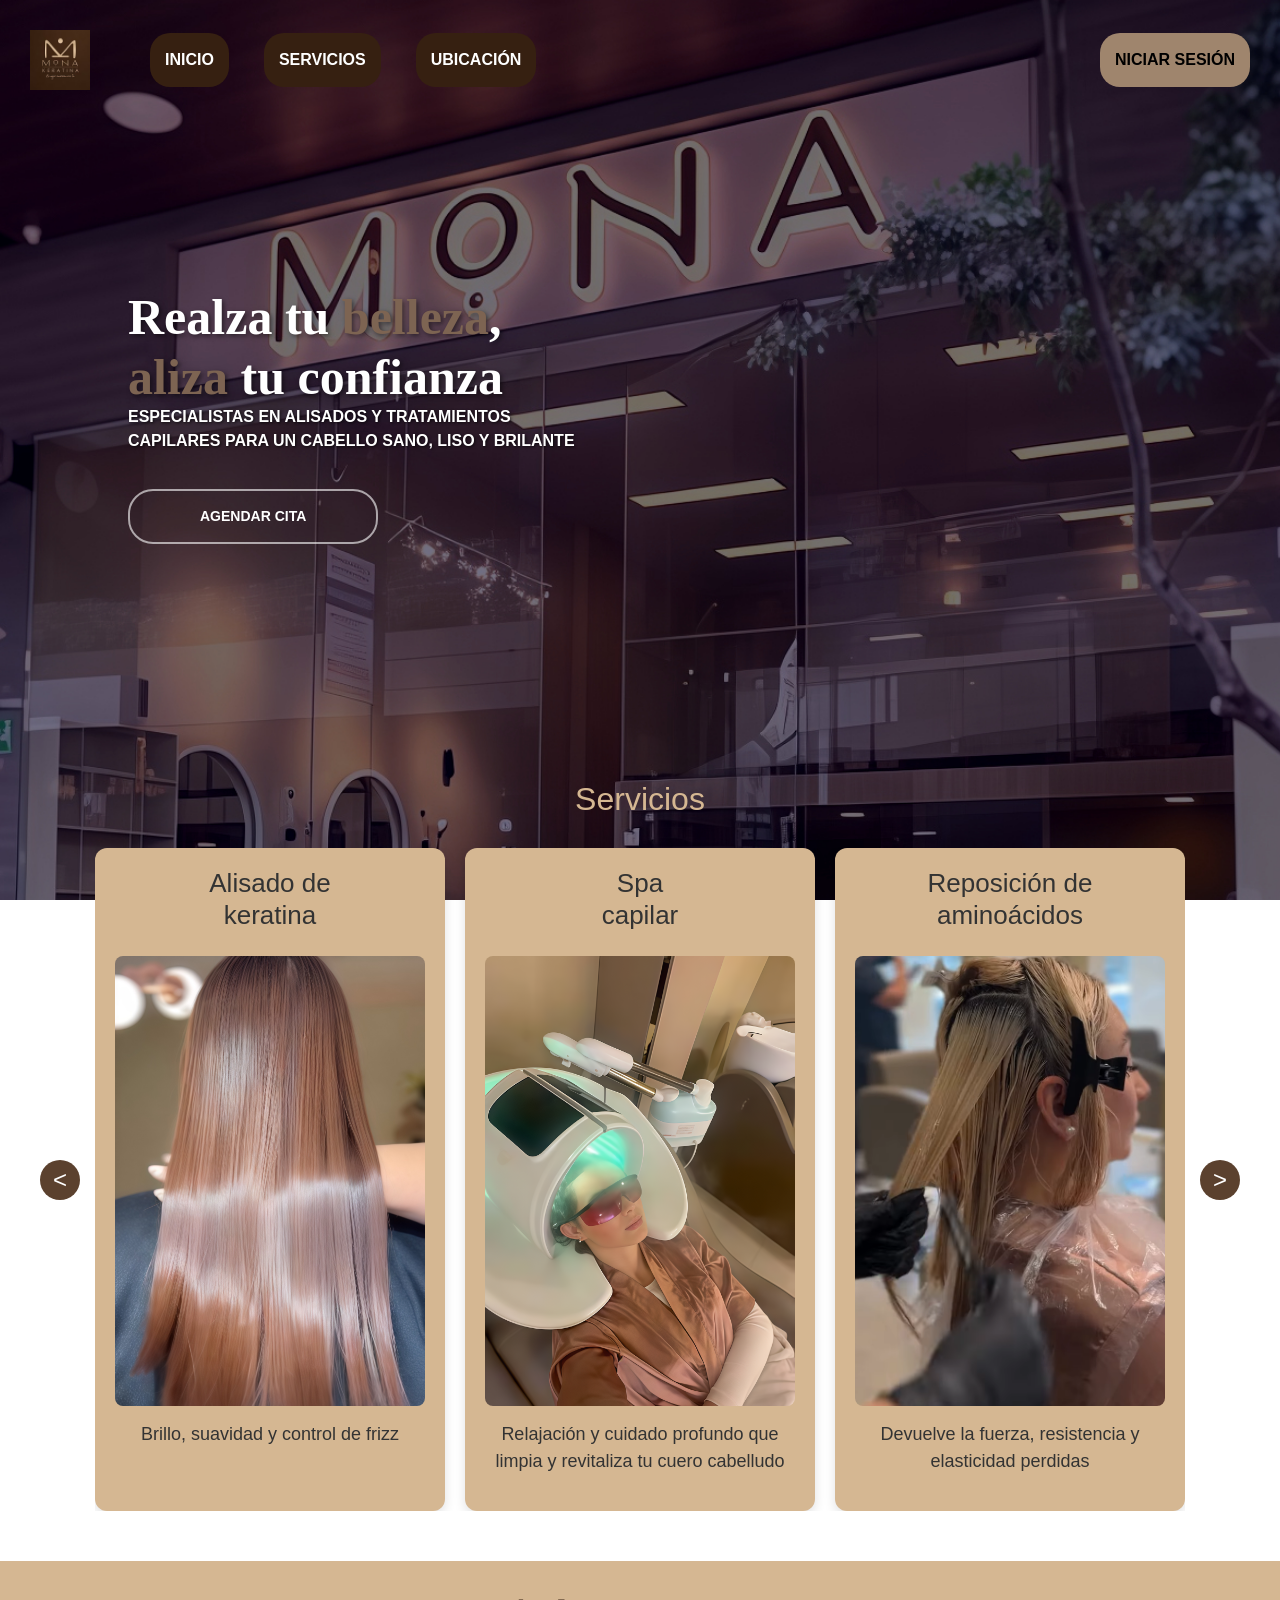
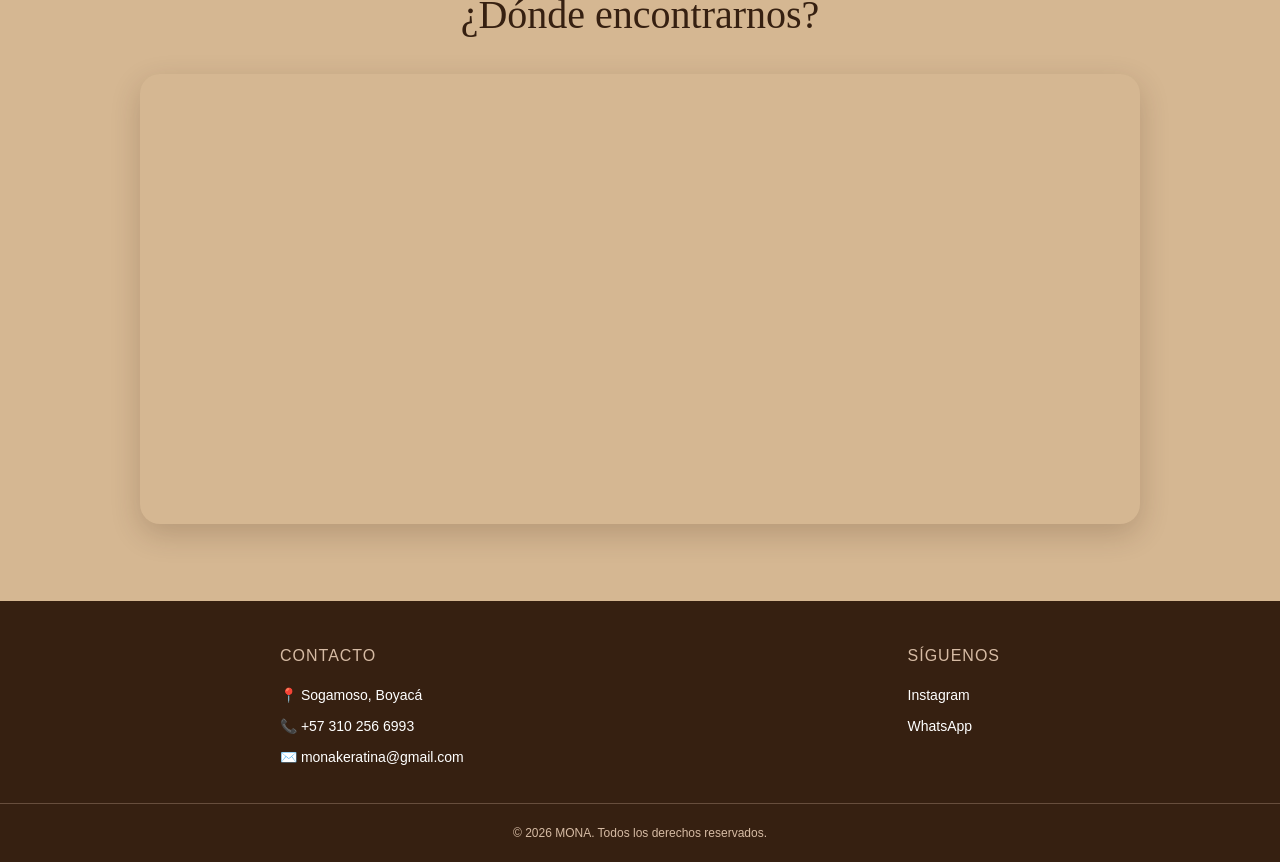
<file: index.html>
<!DOCTYPE html>
<html lang="es">

    <head>
        <meta charset="UTF-8">
        <meta name="viewport" content="width=device-width, initial-scale=1.0">
        <link href="https://cdn.jsdelivr.net/npm/bootstrap@5.3.8/dist/css/bootstrap.min.css" rel="stylesheet" integrity="sha384-sRIl4kxILFvY47J16cr9ZwB07vP4J8+LH7qKQnuqkuIAvNWLzeN8tE5YBujZqJLB" crossorigin="anonymous">
        <link rel="stylesheet" href="assets/css/styles.css">
        <title>Mona Keratina</title>
    </head>

    
    <body style="background-image: url(assets/images/portada.jpg); background-attachment: fixed; background-position: center; background-size: cover; background-repeat: no-repeat;">

        <header class="encabezado" id="encabezado">

            <a href="index.html" class="logo"><img src="assets/images/logo.jpg" width="60"></a>

            <nav class="menu">

                <ul>

                    <li><button>INICIO</button></li>
                    <li><button>SERVICIOS</button></li>
                    <li><button>UBICACIÓN</button></li>
                    <li><button id="inicioSesion">NICIAR SESIÓN</button></li>

                </ul>
                
            </nav>

        </header>

        <main>

            <div class="primera-parte">
                <h1>Realza tu <span style="color: #7d6452">belleza</span>,<br> <span style="color: #7d6452">aliza</span> tu confianza</h1>
                <p>Especialistas en alisados y tratamientos capilares para un cabello sano, liso y brilante</p>
                <a href="login.html" class="boton-agenda"><button>AGENDAR CITA</button></a>
            </div>

            
            <div class="servicios" id="servicios">

                <h2>Servicios</h2>

                <div class="carruselServicios">

                    <button id="anterior"><</button>

                    <div class="carrusel-contenedor">

                        <div id="carrusel">

                            <div class="ficha">
                                <h3>Alisado de <br>keratina</h3>
                                <img src="assets/images/alisado.jpg" alt="Alisado de keratina">
                                <p>Brillo, suavidad y control de frizz</p>
                            </div>

                            <div class="ficha">
                                <h3>Spa <br>capilar</h3>
                                <img src="assets/images/spa.png" alt="Spa capilar">
                                <p>Relajación y cuidado profundo que limpia y revitaliza tu cuero cabelludo</p>
                            </div>

                            <div class="ficha">
                                <h3>Reposición de aminoácidos</h3>
                                <img src="assets/images/amino.png" alt="Reposición de aminoácidos">
                                <p>Devuelve la fuerza, resistencia y elasticidad perdidas</p>
                            </div>

                            <div class="ficha">
                                <h3>Detox <br>capilar</h3>
                                <img src="assets/images/botox.jpg" alt="Detox capilar">
                                <p>Repara y rejuvenece el cuero cabelludo</p>
                            </div>

                            <div class="ficha">
                                <h3>Hidratación <br>profunda</h3>
                                <img src="assets/images/hidratacion.jpg" alt="Hidratación profunda">
                                <p>Nutrición, brillo y suavidad intensos</p>
                            </div>

                            <div class="ficha">
                                <h3>Reconexión <br>molecular</h3>
                                <img src="assets/images/reconexion.png" alt="Reconexión molecular">
                                <p>Nutrición, reparación y sellado del cabello</p>
                            </div>

                        </div>

                    </div>

                    <button id="siguiente">></button>

                </div>

                <div id="indicadores"></div>

            </div>


            <div class="ubicacion" id="ubicacion">

                <h2>¿Dónde encontrarnos?</h2>
                <iframe 
                    src="https://www.google.com/maps/embed?pb=!1m18!1m12!1m3!1d3272.13894806941!2d-72.93143072602992!3d5.714794832034581!2m3!1f0!2f0!3f0!3m2!1i1024!2i768!4f13.1!3m3!1m2!1s0x8e6a450cff68e2ab%3A0x9c0c8eb6c53d804!2sMona%20Keratina%20Sogamoso!5e1!3m2!1ses-419!2sco!4v1788809335241!5m2!1ses-419!2sco" 
                    width="500" height="400" style="border:0;" allowfullscreen="" loading="lazy" referrerpolicy="strict-origin-when-cross-origin"
                    loading="lazy"
                    allowfullscreen
                    referrerpolicy="strict-origin-when-cross-origin">
                </iframe>

            </div>

        </main>

        <footer class="footer">

            <div class="footer-contenido">

                <div class="footer-seccion">
                    <h3>CONTACTO</h3>
                    <p>📍 Sogamoso, Boyacá</p>
                    <p>📞 +57 310 256 6993</p>
                    <p>✉️ monakeratina@gmail.com</p>
                </div>

                <div class="footer-seccion">
                    <h3>SÍGUENOS</h3>
                    <div class="redes">
                        <a href="#">Instagram</a>
                        <a href="#">WhatsApp</a>
                    </div>
                </div>

            </div>

            <div class="footer-bottom">
                <p>© 2026 MONA. Todos los derechos reservados.</p>
            </div>

        </footer>

        <script src="assets/scripts/index.js"></script> 
        <script src="https://cdn.jsdelivr.net/npm/bootstrap@5.3.8/dist/js/bootstrap.bundle.min.js" integrity="sha384-FKyoEForCGlyvwx9Hj09JcYn3nv7wiPVlz7YYwJrWVcXK/BmnVDxM+D2scQbITxI" crossorigin="anonymous"></script>

    </body>

</html>
</file>
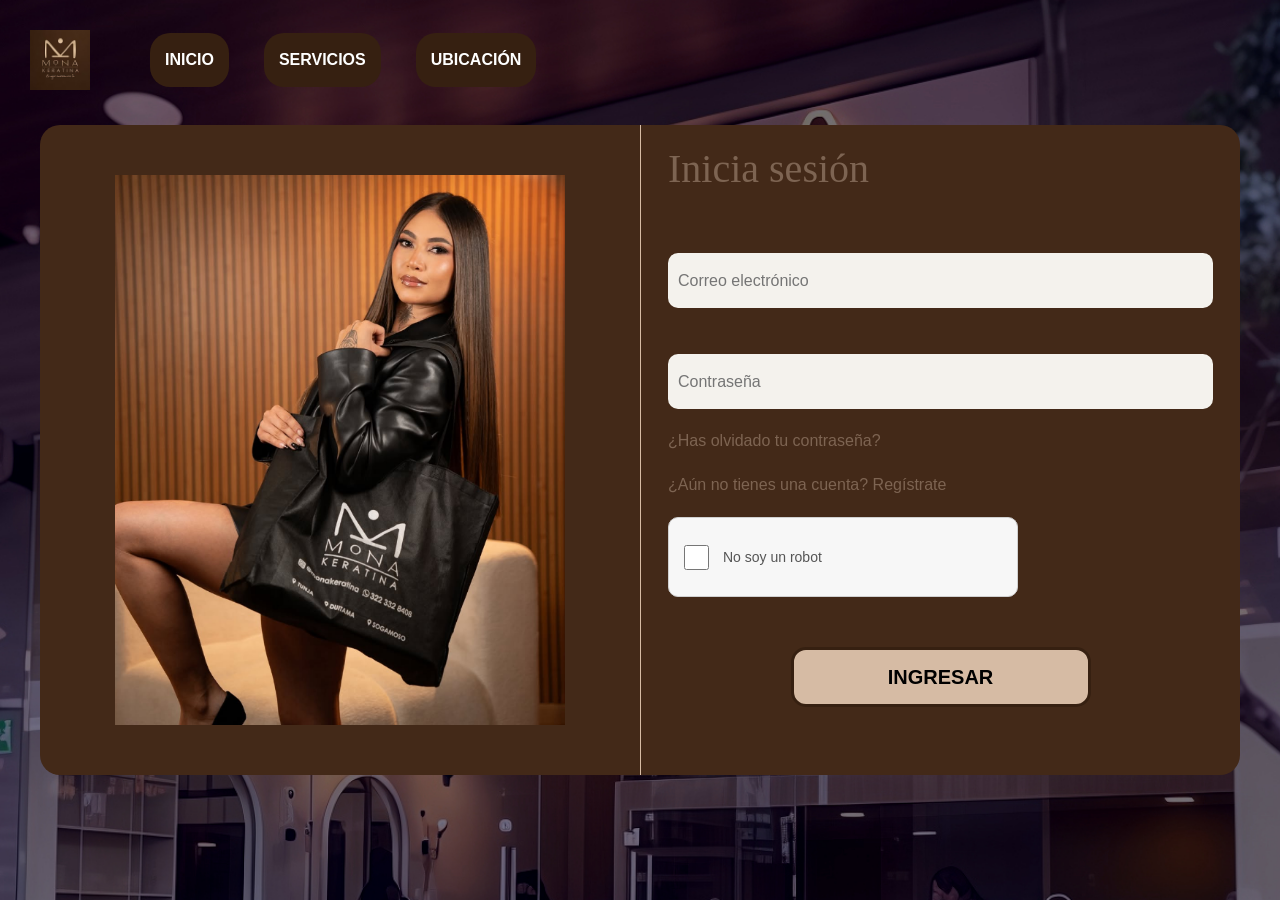
<file: login.html>
<!DOCTYPE html>
<html lang="es">

    <head>
        <meta charset="UTF-8">
        <meta name="viewport" content="width=device-width, initial-scale=1.0">
        <link href="https://cdn.jsdelivr.net/npm/bootstrap@5.3.8/dist/css/bootstrap.min.css" rel="stylesheet" integrity="sha384-sRIl4kxILFvY47J16cr9ZwB07vP4J8+LH7qKQnuqkuIAvNWLzeN8tE5YBujZqJLB" crossorigin="anonymous">
        <link rel="stylesheet" href="assets/css/login.css">
        <title>Iniciar seisón</title>
    </head>


    <body style="background-image: url(assets/images/portada.jpg); background-attachment: fixed; background-position: center; background-size: cover; background-repeat: no-repeat;">

        <header class="encabezado">

            <a href="index.html" class="logo"><img src="assets/images/logo.jpg" width="60"></a>

            <nav class="menu">

                <ul>

                    <li><button>INICIO</button></li>
                    <li><button>SERVICIOS</button></li>
                    <li><button>UBICACIÓN</button></li>

                </ul>
                
            </nav>

        </header>

        <div class="login-container">

            <div class="imagen-login">

                <img src="assets/images/login.png.png" width="300">

            </div>

            <div class="ingreso">

                <h1>Inicia sesión</h1>

                <form id="loginForm">

                    <input type="email" id="correo" placeholder="Correo electrónico" required>
                    <input type="password" id="password" placeholder="Contraseña" required>
                    <a href="#" class="recuperar">¿Has olvidado tu contraseña?</a>
                    <a href="registro.html" class="recuperar">¿Aún no tienes una cuenta? Regístrate</a>

                    <div class="captcha">

                        <input type="checkbox" id="robot" required>
                        <label for="robot">No soy un robot</label>
            
                    </div>

                    <button type="submit">
                        INGRESAR
                    </button>
                    
                </form>
            
            </div>

        </div>

        <script src="assets/scripts/login.js"></script>
        <script src="https://cdn.jsdelivr.net/npm/bootstrap@5.3.8/dist/js/bootstrap.bundle.min.js" integrity="sha384-FKyoEForCGlyvwx9Hj09JcYn3nv7wiPVlz7YYwJrWVcXK/BmnVDxM+D2scQbITxI" crossorigin="anonymous"></script>

    </body>

</html>
</file>
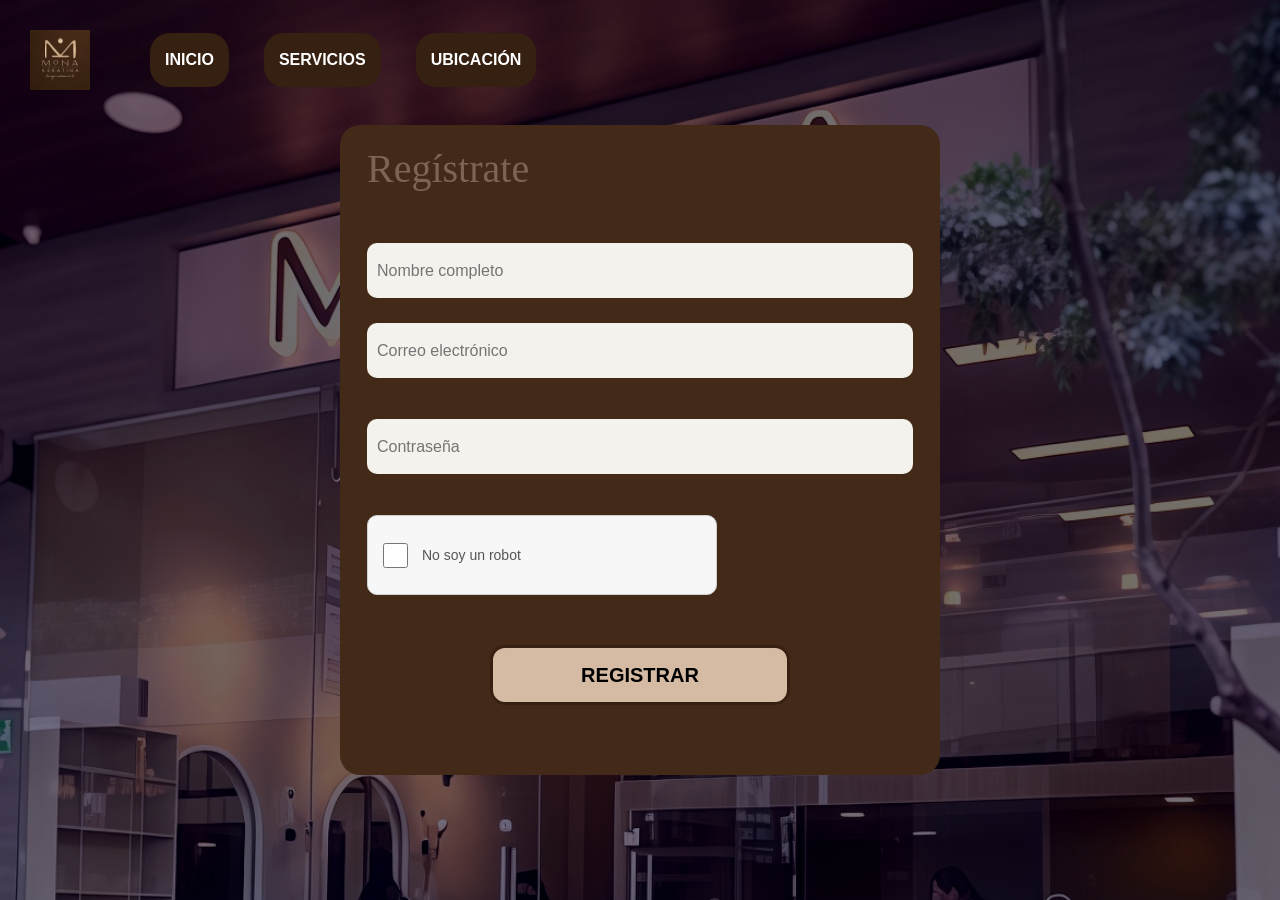
<file: registro.html>
<!DOCTYPE html>
<html lang="es">

    <head>
        <meta charset="UTF-8">
        <meta name="viewport" content="width=device-width, initial-scale=1.0">
        <link href="https://cdn.jsdelivr.net/npm/bootstrap@5.3.8/dist/css/bootstrap.min.css" rel="stylesheet" integrity="sha384-sRIl4kxILFvY47J16cr9ZwB07vP4J8+LH7qKQnuqkuIAvNWLzeN8tE5YBujZqJLB" crossorigin="anonymous">
        <link rel="stylesheet" href="assets/css/registro.css">
        <title>Regístrate</title>
    </head>


    <body style="background-image: url(assets/images/portada.jpg); background-attachment: fixed; background-position: center; background-size: cover; background-repeat: no-repeat;">

        <header class="encabezado">

            <a href="index.html" class="logo"><img src="assets/images/logo.jpg" width="60"></a>

            <nav class="menu">

                <ul>

                    <li><button>INICIO</button></li>
                    <li><button>SERVICIOS</button></li>
                    <li><button>UBICACIÓN</button></li>

                </ul>
                
            </nav>

        </header>

        <div class="login-container">

            <div class="ingreso">

                <h1>Regístrate</h1>

                <form id="registroForm">

                    <input type="text" id="nombre" placeholder="Nombre completo" required>
                    <input type="email" id="correo" placeholder="Correo electrónico" required>
                    <input type="password" id="password" placeholder="Contraseña" required>

                    <div class="captcha">

                        <input type="checkbox" id="robot" required>
                        <label for="robot">No soy un robot</label>
            
                    </div>

                    <button type="submit"id="registrar">
                        REGISTRAR
                    </button>
                    
                </form>
            
            </div>

        </div>

        <script src="assets/scripts/registro.js"></script>
        <script src="https://cdn.jsdelivr.net/npm/bootstrap@5.3.8/dist/js/bootstrap.bundle.min.js" integrity="sha384-FKyoEForCGlyvwx9Hj09JcYn3nv7wiPVlz7YYwJrWVcXK/BmnVDxM+D2scQbITxI" crossorigin="anonymous"></script>

    </body>

</html>
</file>
<file: assets/css/styles.css>
* {
    margin: 0;
    padding: 0;
    box-sizing: border-box;
}

body {
    margin: 0;
    font-family: Arial, Helvetica, sans-serif;
    color: #333333;
    line-height: 1.5;
}

.encabezado {
    display: flex;
    align-items: center;
    width: 100%;
    padding: 10px 30px;
    box-sizing: border-box;
    gap: 60px;
    margin-top: 20px;
}

.logo {
    display: flex;
    align-items: center;
}

.logo img {
    display: block;
}

.menu {
    flex: 1;
    display: flex;
    align-items: center;
    justify-content: center;
}

.menu ul {
    width: 100%;
    display: flex;
    justify-content: center;
    align-items: center;
    gap: 35px;
    list-style: none;
    margin: 0;
    padding: 0;
}

.menu ul li:last-child {
    margin-left: auto;
}

.menu button {
    border-radius: 20px;
    background-color: #362011;
    padding: 15px;
    border: none;
    font-weight: bold;
    color: white;
}

#inicioSesion {
    background-color: #9f856d;
    color: black;
}

#inicioSesion a {
    color: black;
    display: block;
}

#inicioSesion:hover {
    background-color: #362011;
    color: white;
}

.menu button:hover {
    background-color: #9f856d;
    color: black;
}

.primera-parte {
    position: relative;
    min-height: 70vh;
    display: flex;
    flex-direction: column;
    justify-content: center;
    align-items: flex-start;
    padding-left: 10%;
    color: white;
    overflow: hidden;
}

.primera-parte h1 {
    font-family: Georgia, "Times New Roman", serif;
    font-size: 50px;
    font-weight: 700;
    text-shadow: 2px 2px 5px rgba(0, 0, 0, 0.5);
}

.primera-parte p {
    margin-top: -10px;
    font-family: Arial, sans-serif;
    font-size: 16px;
    font-weight: 700;
    text-transform: uppercase;
    max-width: 470px;
    text-shadow: 1px 1px 3px rgba(0, 0, 0, 0.7);
}

.boton-agenda button {
    background: transparent;
    color: white;
    border: 2px solid rgba(255, 255, 255, 0.6);
    border-radius: 25px;
    padding: 15px 70px;
    font-size: 14px;
    font-weight: bold;
    cursor: pointer;
    transition: 0.3s ease;
    margin-top: 20px;
}

.boton-agenda button:hover {
    background: white;
    color: #222;
}

.servicios {
    width: 100%;
    padding: 50px 20px;
    text-align: center;
}

.servicios h2 {
    font-size: 2rem;
    margin-bottom: 30px;
    color: #d5b792;
}

.carruselServicios {
    display: flex;
    align-items: center;
    justify-content: center;
    gap: 15px;
    max-width: 1200px;
    margin: auto;
}

.carrusel-contenedor {
    width: 100%;
    overflow: hidden;
}

#carrusel {
    display: flex;
    gap: 20px;
    transition: transform 0.5s ease-in-out;
}

.ficha {
    flex: 0 0 calc((100% - 40px) / 3);
    box-sizing: border-box;
    padding: 20px;
    border-radius: 12px;
    background-color: #d5b792;
    box-shadow: 0 4px 12px rgba(0, 0, 0, 0.12);
    text-align: center;
}

.ficha h3 {
    font-size: 26px;
    margin-bottom: 25px;
}

.ficha img {
    width: 100%;
    height: 450px;
    object-fit: cover;
    border-radius: 8px;
}

.ficha p {
    font-size: 18px;
    margin-top: 15px;
}

.carruselServicios button {
    flex-shrink: 0;
    width: 40px;
    height: 40px;
    border: none;
    border-radius: 50%;
    background-color: #5b412e;
    color: white;
    font-size: 1.5rem;
    cursor: pointer;
}

.carruselServicios button:hover {
    background-color: #9f856d;
}

.ubicacion {
    background-color: #d5b792;
    padding: 30px 8%;
    text-align: center;
}

.ubicacion h2 {
    color: #362011;
    font-family: Georgia, "Times New Roman", serif;
    font-size: 40px;
    margin-bottom: 35px;
}

.ubicacion iframe {
    width: 100%;
    max-width: 1000px;
    height: 450px;
    border: none;
    border-radius: 20px;
    box-shadow: 0 10px 30px rgba(54, 32, 17, 0.2);
    margin-bottom: 40px;
}

.footer {
    background-color: #362011;
    color: white;
    padding-top: 45px;
}

.footer-contenido {
    max-width: 800px;
    margin: auto;
    padding: 0 40px 35px;
    display: flex;
    justify-content: space-between;
}

.footer-seccion {
    display: flex;
    flex-direction: column;
    gap: 10px;
}

.footer-seccion h3 {
    color: #d6bba4;
    font-size: 16px;
    margin: 0 0 10px;
    letter-spacing: 1px;
}

.footer-seccion a {
    color: white;
    text-decoration: none;
    font-size: 14px;
    transition: 0.3s;
}

.footer-seccion a:hover {
    color: #d6bba4;
}

.footer-seccion p {
    margin: 0;
    font-size: 14px;
}

.redes {
    display: flex;
    flex-direction: column;
    gap: 10px;
}

.footer-bottom {
    border-top: 1px solid rgba(214, 187, 164, 0.3);
    text-align: center;
    padding: 20px 20px;
}

.footer-bottom p {
    margin: 0;
    color: #d6bba4;
    font-size: 12px;
}

@media screen and (max-width: 1024px) {
    .encabezado {
        width: 100%;
        padding: 10px 25px;
        box-sizing: border-box;
    }
    .logo img {
        width: 50px;
        height: auto;
    }
    .menu ul {
        display: flex;
        align-items: center;
        gap: 15px;
    }
    .menu ul li button {
        font-size: 13px;
        padding: 10px 12px;
    }
    .servicios {
        width: 100%;
        padding: 40px 20px;
        box-sizing: border-box;
    }
    .carruselServicios {
        display: flex;
        align-items: center;
        justify-content: center;
        gap: 10px;
        width: 100%;
    }
    .carrusel-contenedor {
        width: 85%;
        overflow: hidden;
    }
    #carrusel {
        display: flex;
        gap: 15px;
    }
    .ficha {
        flex: 0 0 calc(50% - 8px);
        box-sizing: border-box;
    }
    .ficha img {
        width: 100%;
        height: 200px;
        object-fit: cover;
    }
    .carruselServicios button {
        flex-shrink: 0;
    }
}


@media screen and (max-width: 600px) {
    .encabezado {
        width: 100%;
        display: flex;
        flex-direction: column;
        align-items: center;
        justify-content: center;
        gap: 15px;
        padding: 15px 10px;
        box-sizing: border-box;
    }
    .logo img {
        width: 55px;
        height: auto;
    }
    .menu {
        width: 100%;
    }
    .menu ul {
        display: flex;
        flex-wrap: wrap;
        justify-content: center;
        align-items: center;
        gap: 8px;
        padding: 0;
        margin: 0;
    }
    .menu ul li {
        list-style: none;
    }
    .menu ul li button {
        font-size: 11px;
        padding: 10px 12px;
        white-space: nowrap;
    }
    .servicios {
        width: 100%;
        padding: 30px 10px;
        box-sizing: border-box;
        overflow: hidden;
    }
    .servicios h2 {
        font-size: 28px;
        text-align: center;
        margin-bottom: 25px;
    }
    .carruselServicios {
        display: flex;
        align-items: center;
        justify-content: center;
        gap: 5px;
        width: 100%;
    }
    .carrusel-contenedor {
        width: calc(100% - 70px);
        overflow: hidden;
    }
    #carrusel {
        display: flex;
        gap: 10px;
    }
    .ficha {
        flex: 0 0 100%;
        min-width: 0;
        box-sizing: border-box;
        padding: 15px;
    }
    .ficha h3 {
        font-size: 19px;
        text-align: center;
    }
    .ficha img {
        width: 100%;
        height: 220px;
        object-fit: cover;
        border-radius: 10px;
    }
    .ficha p {
        font-size: 14px;
        text-align: center;
        line-height: 1.5;
    }
    .carruselServicios button {
        width: 30px;
        height: 35px;
        padding: 0;
        font-size: 20px;
        flex-shrink: 0;
    }
    #indicadores {
        display: flex;
        justify-content: center;
        gap: 8px;
        margin-top: 20px;
    }
}

@media screen and (max-width: 380px) {
    .encabezado {
        gap: 10px;
        padding: 12px 5px;
    }
    .logo img {
        width: 45px;
    }
    .menu ul {
        gap: 5px;
    }
    .menu ul li button {
        font-size: 10px;
        padding: 8px 9px;
    }
    .servicios h2 {
        font-size: 24px;
    }
    .ficha {
        padding: 10px;
    }
    .ficha h3 {
        font-size: 17px;
    }
    .ficha img {
        height: 180px;
    }
    .ficha p {
        font-size: 13px;
    }
}
</file>
<file: assets/css/login.css>
* {
    margin: 0;
    padding: 0;
    box-sizing: border-box;
}

body {
    margin: 0;
    font-family: Arial, Helvetica, sans-serif;
    color: #333333;
    line-height: 1.5;
}

.encabezado {
    display: flex;
    align-items: center;
    width: 100%;
    padding: 10px 30px;
    box-sizing: border-box;
    gap: 60px;
    margin-top: 20px;
}

.logo {
    display: flex;
    align-items: center;
}

.logo img {
    display: block;
}

.menu {
    flex: 1;
    display: flex;
    align-items: center;
    justify-content: center;
}

.menu ul {
    width: 100%;
    display: flex;
    gap: 35px;
    list-style: none;
    margin: 0;
    padding: 0;
}

.menu button {
    border-radius: 20px;
    background-color: #362011;
    padding: 15px;
    border: none;
    font-weight: bold;
    color: white;
}

.menu button:hover {
    background-color: #9f856d;
    color: black;
}

.login-container {
    display: flex;
    justify-content: center;
    align-items: center;
    margin: auto;
    margin-top: 25px;
}

.imagen-login {
    width: 600px;
    min-height: 650px;
    max-height: 100%;
    background: #432918;
    display: flex;
    justify-content: center;
    align-items: center;
    border-top-left-radius: 20px;
    border-bottom-left-radius: 20px;
}

.imagen-login img {
    width: 450px;
    height: 550px;
    object-fit: cover;
    display: block;
}

.ingreso {
    width: 600px;
    min-height: 650px;
    max-height: 100%;
    background: #432918;
    padding: 20px 27px;
    color: #d8c0aa;
    border-left: 1px solid #d6bba4;
    border-top-right-radius: 20px;
    border-bottom-right-radius: 20px;
}

.ingreso h1 {
    margin-bottom: 50px;
    font-family: Georgia, "Times New Roman", serif;
    font-size: 40px;
    color: #7d6452;
}

.ingreso form {
    width: 100%;
}

.ingreso input {
    width: 100%;
    height: 55px;
    border: none;
    outline: none;
    background: #f4f2ed;
    padding: 10px;
    margin-bottom: 20px;
    font-size: 16px;
    color: #333;
    margin-top: 10px;
    border-radius: 10px;
}

.ingreso .recuperar {
    display: block;
    margin-bottom: 20px;
    color: #7d6452;
    text-decoration: none;
    font-size: 16px;
}

.ingreso .recuperar:hover {
    color: #d8c0aa;
}

.captcha {
    width: 350px;
    height: 80px;
    background: #f7f7f7;
    border: 1px solid #d0d0d0;
    display: flex;
    align-items: center;
    padding: 7px 15px;
    margin-bottom: 20px;
    font-size: 14px;
    color: #555;
    border-radius: 10px;
    gap: 7px;
}

.captcha input {
    width: 25px;
    height: 25px;
    margin: 0 7px 0 0;
}

.ingreso button {
    display: flex;
    margin: auto;
    width: 300px;
    height: 60px;
    border: 3px solid #362011;
    border-radius: 15px;
    background: #d6bba4;
    color: black;
    font-size: 20px;
    font-weight: bold;
    cursor: pointer;
    transition: 0.2s;
    margin-top: 50px;
    align-items: center;
    justify-content: center;
}

.ingreso button:hover {
    background: #704d35;
    color: white;
    transform: scale(1.01);
}
</file>
<file: assets/css/registro.css>
* {
    margin: 0;
    padding: 0;
    box-sizing: border-box;
}

body {
    margin: 0;
    font-family: Arial, Helvetica, sans-serif;
    color: #333333;
    line-height: 1.5;
}

.encabezado {
    display: flex;
    align-items: center;
    width: 100%;
    padding: 10px 30px;
    box-sizing: border-box;
    gap: 60px;
    margin-top: 20px;
}

.logo {
    display: flex;
    align-items: center;
}

.logo img {
    display: block;
}

.menu {
    flex: 1;
    display: flex;
    align-items: center;
    justify-content: center;
}

.menu ul {
    width: 100%;
    display: flex;
    gap: 35px;
    list-style: none;
    margin: 0;
    padding: 0;
}

.menu button {
    border-radius: 20px;
    background-color: #362011;
    padding: 15px;
    border: none;
    font-weight: bold;
    color: white;
}

.menu button:hover {
    background-color: #9f856d;
    color: black;
}

.login-container {
    display: flex;
    justify-content: center;
    align-items: center;
    margin: auto;
    margin-top: 25px;
}

.ingreso {
    width: 600px;
    min-height: 650px;
    max-height: 100%;
    background: #432918;
    padding: 20px 27px;
    color: #d8c0aa;
    border-radius: 20px;
}

.ingreso h1 {
    margin-bottom: 50px;
    font-family: Georgia, "Times New Roman", serif;
    font-size: 40px;
    color: #7d6452;
}

.ingreso form {
    width: 100%;
}

.ingreso input {
    width: 100%;
    height: 55px;
    border: none;
    outline: none;
    background: #f4f2ed;
    padding: 10px;
    margin-bottom: 25px;
    font-size: 16px;
    color: #333;
    border-radius: 10px;
}

.captcha {
    width: 350px;
    height: 80px;
    background: #f7f7f7;
    border: 1px solid #d0d0d0;
    display: flex;
    align-items: center;
    padding: 7px 15px;
    margin-bottom: 20px;
    font-size: 14px;
    color: #555;
    gap: 7px;
    border-radius: 10px;
}

.captcha input {
    width: 25px;
    height: 25px;
    margin: 0 7px 0 0;
}

.ingreso button {
    display: flex;
    margin: auto;
    width: 300px;
    height: 60px;
    border: 3px solid #362011;
    border-radius: 15px;
    background: #d6bba4;
    color: black;
    font-size: 20px;
    font-weight: bold;
    cursor: pointer;
    transition: 0.2s;
    margin-top: 50px;
    margin-bottom: 20px;
    align-items: center;
    justify-content: center;
}

.ingreso button:hover {
    background: #704d35;
    color: white;
    transform: scale(1.01);
}
</file>
